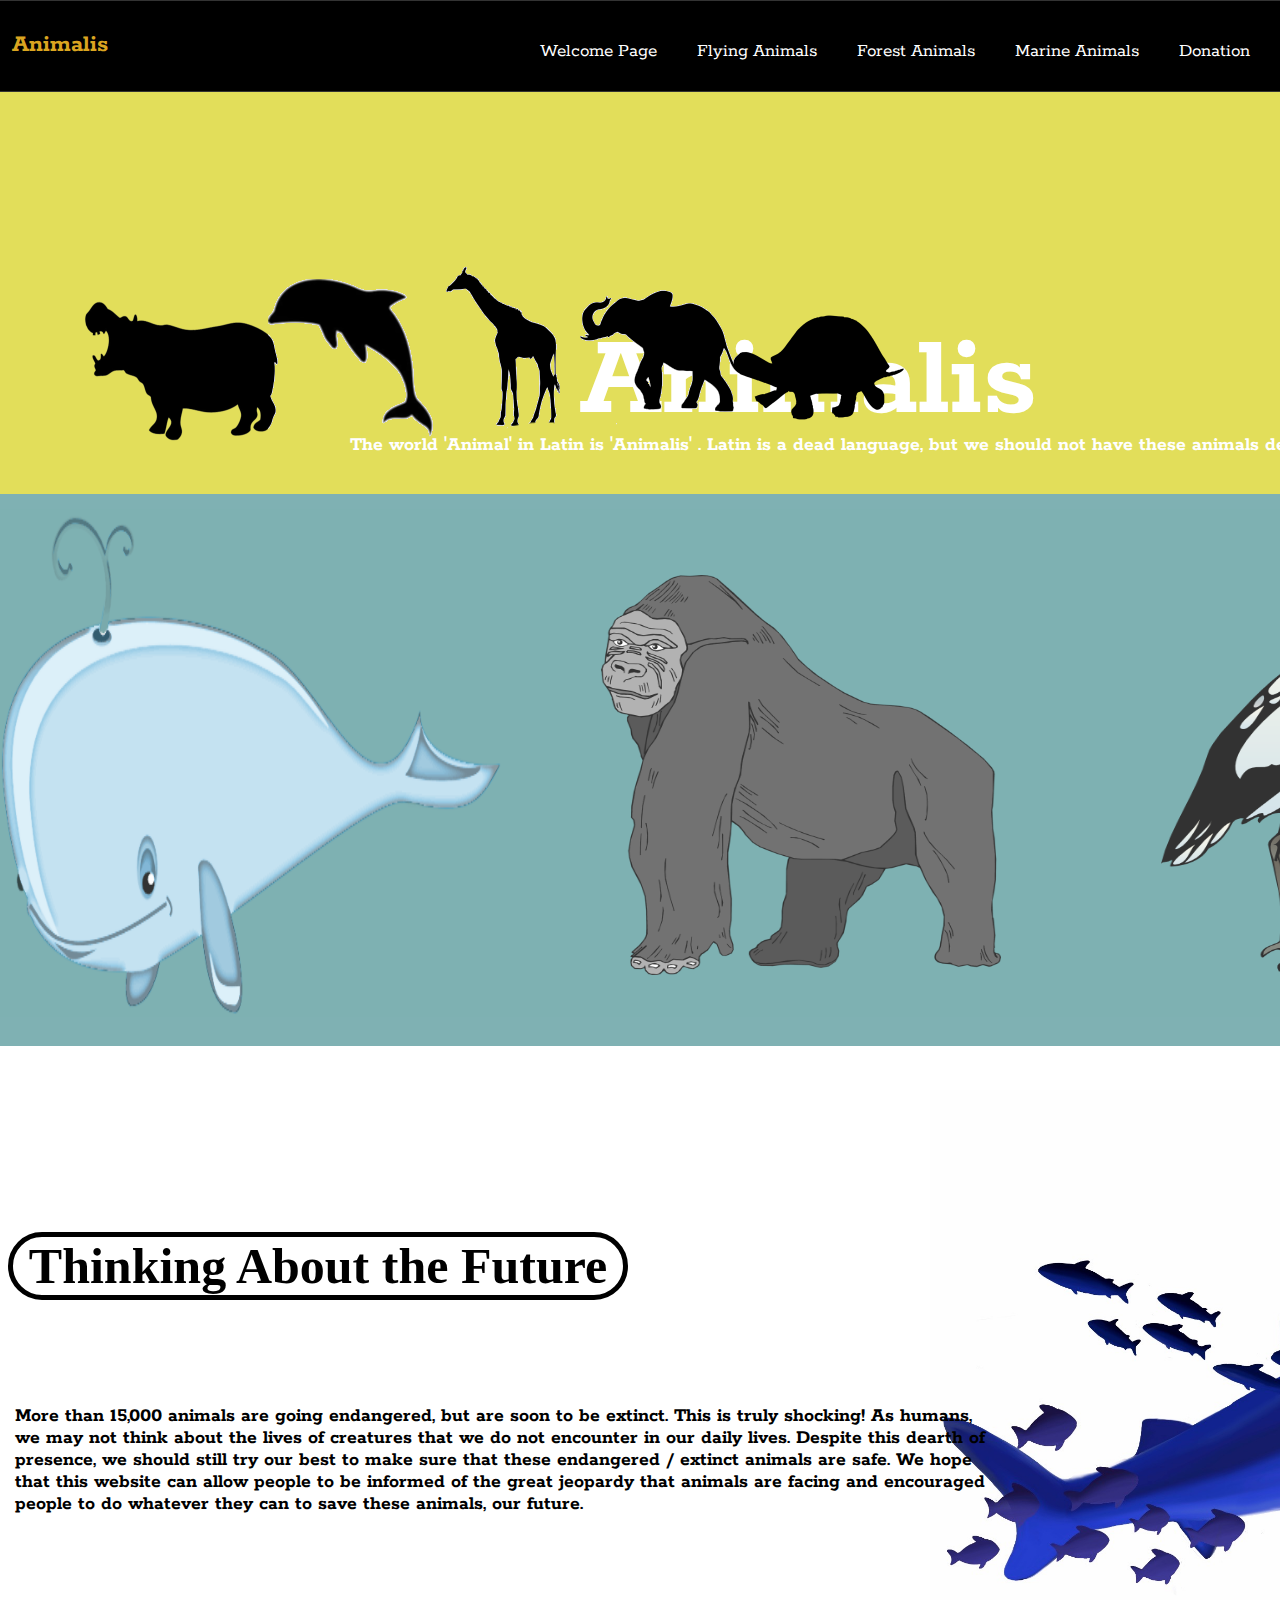
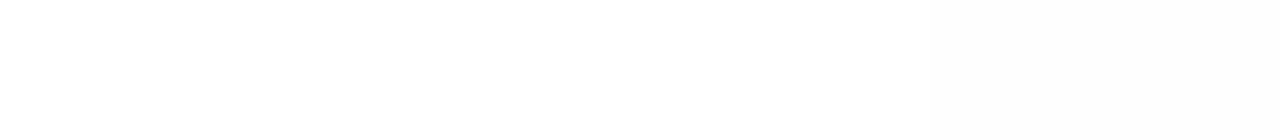
<file: index.html>
<!DOCTYPE html>
<html>
	<head>
		<title>
			Welcome Page
		</title>
		<link rel="stylesheet" type = "text/css" href="index.css">
		<meta name="author" content="Zaina Walker-Bey">
		<style>
			@import url('https://fonts.googleapis.com/css?family=Rokkitt');
		</style>
		<style>
			@import url('https://fonts.googleapis.com/css?family=Lobster|Rokkitt');
		</style>
	</head>
	<header> 

		<!-- this is the header where people can click the links to the other pages  -->
		<div id="menubar">


			<nav>
				<h1>
					Animalis </h1>
				<ul>
					<li><a href="index.html">Welcome Page</a></li>
					<li><a href="Air.html">Flying Animals</a></li>
					<li><a href="Forest.html">Forest Animals</a></li>
					<li><a href="competiton.html">Marine Animals</a></li>
					<li><a href="Donation.html">Donation</a></li>
					<!-- this is the header where people can click the links to the other pages  -->
				</ul>

			</nav>
		</div>
	</header>
	<body>
		<div class=silosilo>
			<img src=jgfs.png>

		</div>
		<div id="heading">
			<h1>Animalis</h1>
			<h3>The world 'Animal' in Latin is 'Animalis' . Latin is a dead language, but we should not have these animals dead!  </h3> <!-- this is the heading +moto -->
		</div>

		<div id="background">

			<div id="whale">
				<img src="whale.png"width="500" height="500">

				<ul><h1>Blue Whale: Endangered</h1>

					<p>"Because of their large size and supply of blubber blue whales were an extremely popular species to hunt and whalers would sell their blubber and body parts to suppliers who made various materials out of it."</p></ul>
				<!--a fact  -->
				<!--whale from: http://www.stickpng.com/assets/images/58ac47d6f86c9c2eea74c4f0.png -->
			</div>


			<div id="gorilla">
				<img src="gorilla.png"width="400" height="400">

				<ul><h1>Gorilla: Endangered</h1>

					<p>"The primarily main cause of gorillas’ extinction resulting from forest clearance and degradation, as the region’s population growth is at high rate." </p></ul>
				<!--a fact  -->
				<!--gorilla from: https://cognigen-cellular.com/images/ape-clipart-outline-11.png  -->

			</div>


			<div id="lbis">
				<img src="lbis.png"width="400" height="400">
				<ul><h1>Giant lbis: Endangered</h1>

					<p> "It has been classified as critically endangeredbased on the likelihood of continuing decline, predominately due to the effects of human disturbance and hunting."   </p></ul>

				<!--a fact  -->
				<!--lbis from:http://clipart-library.com/image_gallery/257913.png  -->			
			</div>


		</div>








		<div id="shark">
			<img src="shark.JPG"width="650" height="650">
		</div>


		<!--a picture of a shark  -->






		<div id="goal">

			<h2>Thinking About the Future</h2>
			<p><b>More than 15,000 animals are going endangered, but are soon to be extinct. This is truly shocking! As humans,<br> we may not think about the lives of creatures that we do not encounter in our daily lives. Despite this dearth of<br> presence, we should still try our best to make sure that these endangered / extinct animals are safe. We hope<br> that this website can allow people to be informed of the great jeopardy that animals are facing and encouraged<br> people to do whatever they can to save these animals, our future. </b>
			</p>
		</div>
		<!-- our goal  -->
	</body>
</file>
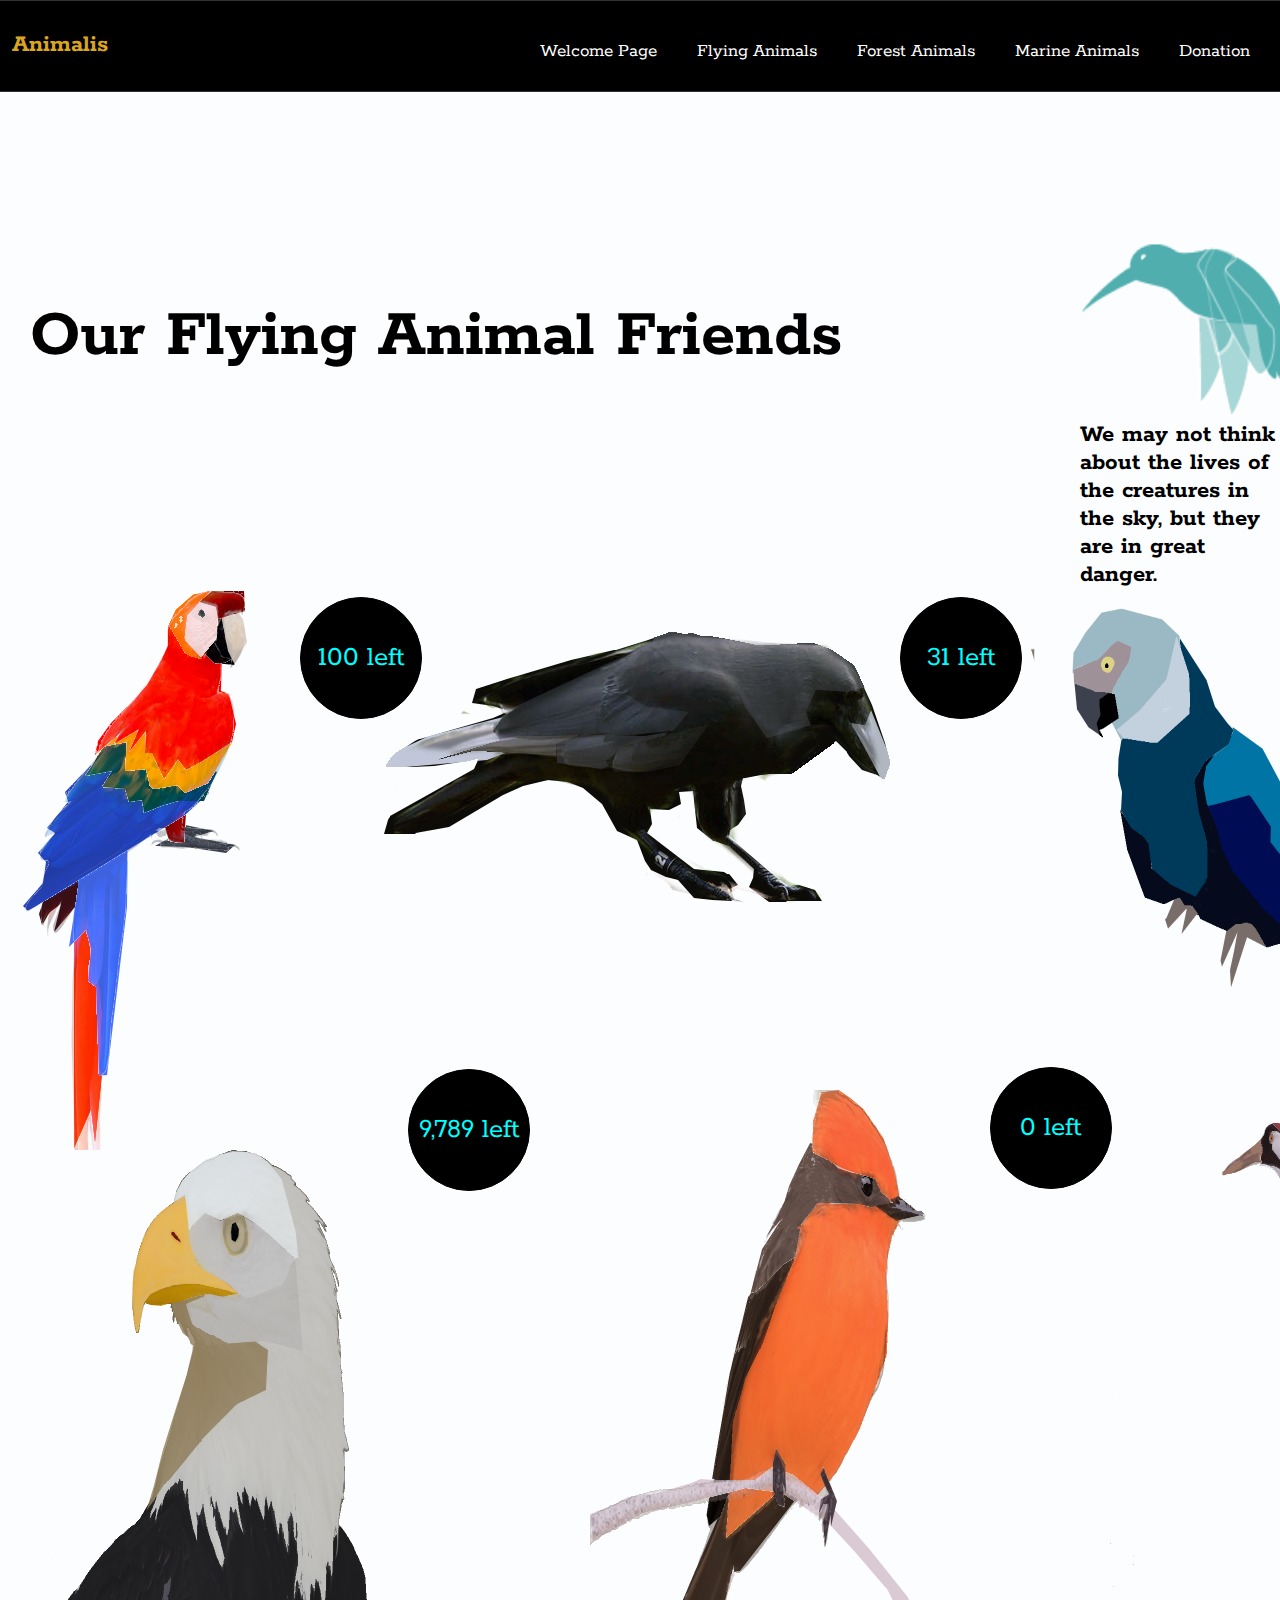
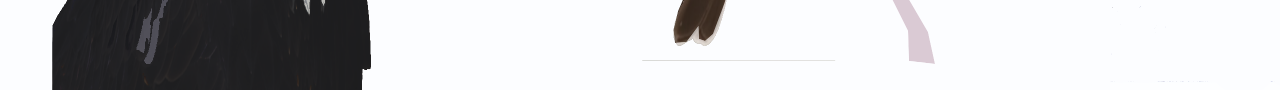
<file: Air.html>
<!DOCTYPE html>
<html>
	<head>
		<title>
			Air Animals
		</title>
		<link rel="stylesheet" type = "text/css" href="Air.css">
		<meta name="author" content="Zaina Walker-Bey">
		<style>
			@import url('https://fonts.googleapis.com/css?family=Rokkitt');
		</style>
		<style>
			@import url('https://fonts.googleapis.com/css?family=Lobster|Rokkitt');
		</style>
	</head>
	<header> <!-- links to google font  -->


		<div id="menubar">


			<nav>
				<h1>Animalis</h1>

				<ul>
					<li><a href="index.html">Welcome Page</a></li>
					<li><a href="Air.html">Flying Animals</a></li>
					<li><a href="Forest.html">Forest Animals</a></li>
					<li><a href="competiton.html">Marine Animals</a></li>
					<li><a href="Donation.html">Donation</a></li>
					<!-- this is the header where people can click the links to the other pages  -->
				</ul>


			</nav>
		</div>
	</header> <!-- this is the header where people can click the links to the other pages  -->
	<body>

		<div id="intro">
			<img src="bird.gif"s >
			<h1>Our Flying Animal Friends</h1>
			<h2>We may not think about the lives of the creatures in the sky, but they are in great danger.</h2>
		</div>






		<div id="hawiian">
			<img src="hawaiiancrow.png">

			<ul>Hawaiian Crow
				<br><li>Scientific Name: Corvus hawaiiensis
				</li>
				<li>Status: Endangered  </li>

				<li>Average Weight: 1.1 lb</li>

			</ul>



			<p>31 left</p>

		</div>
		<div id="parrot">
			<img src="parrot.png">
			<ul>Parrot<br><li>Scientific Name: Psittaciformes
				</li>
				<li>Status: Endangered  </li>

				<li>Average Weight: 4.4 lb</li>
			</ul>


			<p>100 left</p> 

		</div>
		<!-- facts of parrot  -->
		<div id="spix">
			<img src="spix.png"width="500"height="400">
			<ul>Spix’s Macaw<br><li>Scientific Name:  Cyanopsitta spixii</li>
				<li>Status: Extinct
				</li>
				<li>Average Weight: 360 g</li>

			</ul>

			<p>0 left</p>

		</div>
		<!-- facts of spix  -->
		<div id="cebu">
			<h3> Cebu </h3>
			<p>90</p>

		</div>	<!-- facts of cebu  -->





		<div id="eagle">


			<img src="eagle.png" width="500"height="600">
			<ul> <!-- facts of eagle  -->

				Bald Eagle

				<br><li>Scientific Name: Haliaeetus leucocephalus</li>
				<li>Status: Endangered </li>

				<li>Average Weight: 6.6 – 14 lbs</li>
				<p>9,789 left</p>

			</ul>

		</div>

		<div id="catcher">
			<p>0 left</p>

			<img src="flycatcher.png" width="500"height="600">
			<ul>
				Least Vermilion Flycatcher

				<br><li>Scientific Name:  Pyrocephalus obscuruss</li>
				<li>Status: Extinct </li>

				<li>Average Weight: 14 g</li>

			</ul>

		</div>
		<!-- facts of flycatcher  -->


		<div id="crane">
			<p>101 left</p>

			<img src="WhoopingCrane.png" width="500"height="600">
			<ul>
				Whooping crane 

				<br><li>Scientific Name:  Grus americanas</li>
				<li>Status: Endangered  </li>

				<li>Average Weight: 9.9 – 19 lbs </li>

			</ul>

		</div>
		<!-- facts of crane  -->




	</body>


</html>
</file>
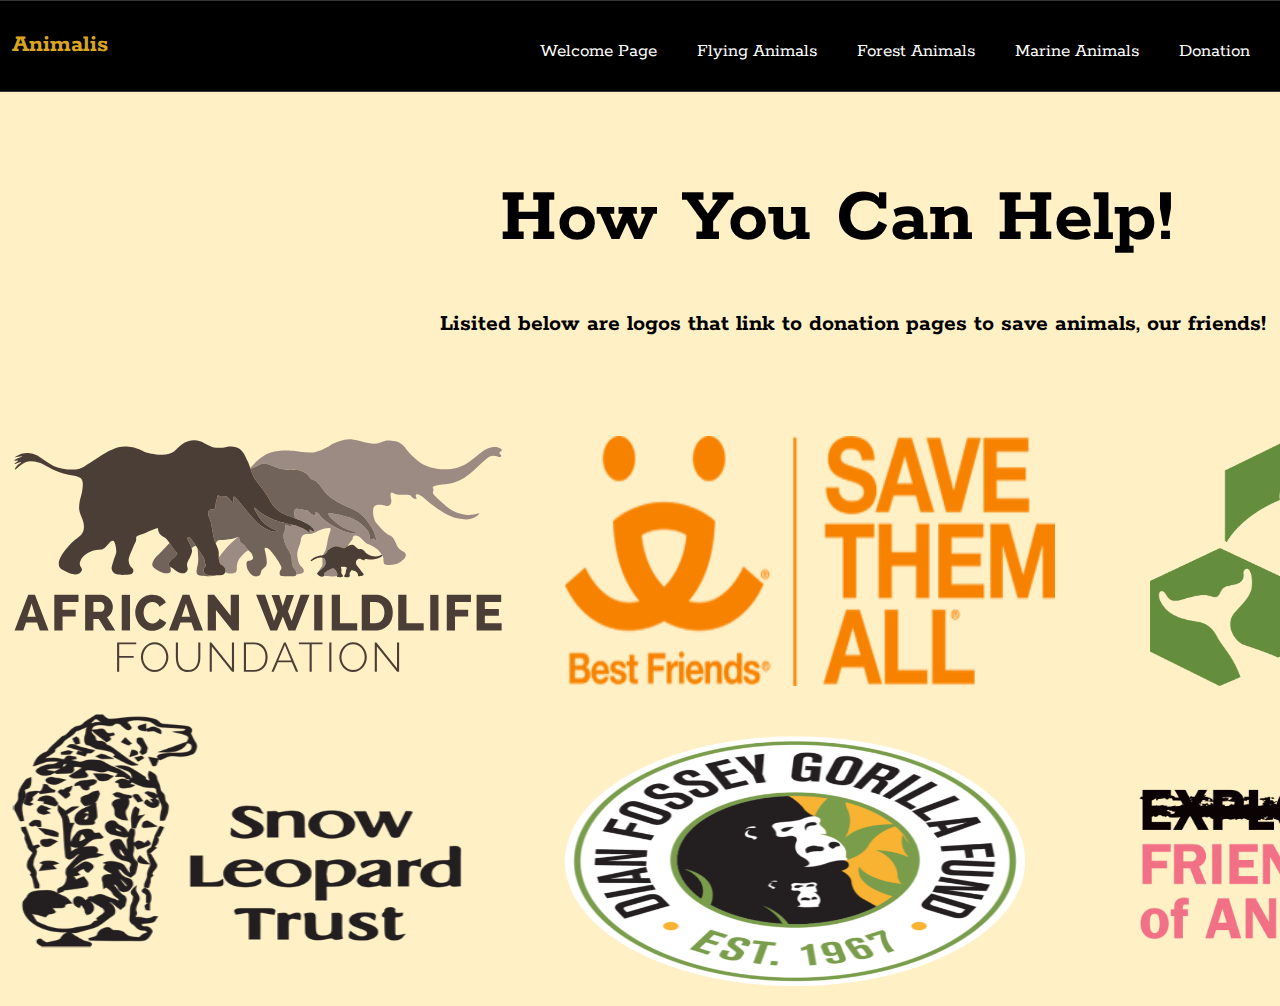
<file: Donation.html>
<!DOCTYPE html>
<html>
	<head>
		<title>
			Donation Page
		</title>
		<link rel="stylesheet" type = "text/css" href="Donation.css">
		<meta name="author" content="Zaina Walker-Bey">
		<style>
			@import url('https://fonts.googleapis.com/css?family=Rokkitt');
		</style>
		<style>
			@import url('https://fonts.googleapis.com/css?family=Lobster|Rokkitt');
		</style>
	</head>
	<header> 
		<!-- google fonts  -->

		<div id="menubar">


			<nav>
				<h1>
					Animalis </h1>
				<ul>
					<li><a href="index.html">Welcome Page</a></li>
					<li><a href="Air.html">Flying Animals</a></li>
					<li><a href="Forest.html">Forest Animals</a></li>
					<li><a href="competiton.html">Marine Animals</a></li>
					<li><a href="Donation.html">Donation</a></li>
					<!-- this is the header where people can click the links to the other pages  -->
				</ul>


			</nav>
		</div>
	</header> <!-- linked nav bar  -->
	<body>
		<div id="heading">
			<h1>How You Can Help!</h1>
			<h2>Lisited below are logos that link to donation pages to save animals, our friends!</h2>


		</div>
		<div id="AfricanWildLife">
			<p>
				<a href="https://www.awf.org/">
					<img src="logo.svg" width="500" height="500">
				</a>
			</p>
		</div>
		<!-- logo to above website  -->
		<div id="BestFriend">
			<p>
				<a href="https://bestfriends.org/">
					<img src="logo-bf-2017-2x.png" width="490" height="250">
				</a>
			</p>
		</div>
		<!-- logo to above website  -->
		<div id="AnimalWelfare">
			<p>
				<a href="https://awionline.org/">
					<img src="16_AWI%20Logo_Hexagons_G.png" width="290" height="250">
				</a>
			</p>
		</div>
		<!-- logo to above website  -->
		<div id="Snow">
			<p>
				<a href="https://www.snowleopard.org/">
					<img src="snow-leopard-trust-logo.webp" width="460" height="250">
				</a>
			</p>

		</div>
		<!-- logo to above website  -->
		<div id="Dian">
			<p>
				<a href="https://gorillafund.org/">
					<img src="Logo-450x450.png" width="460" height="250">
				</a>
			</p>

		</div>
		<!-- logo to above website  -->
		<div id="Friends">
			<p>
				<a href="https://friendsofanimals.org/">
					<img src="FOA-EXPLOITERS-%20SALMON-MASTER%20LOGO-RGB-49.png" width="460" height="250">
				</a>
			</p>

		</div>

		<!-- logo to above website  -->

	</body>
</html>
</file>
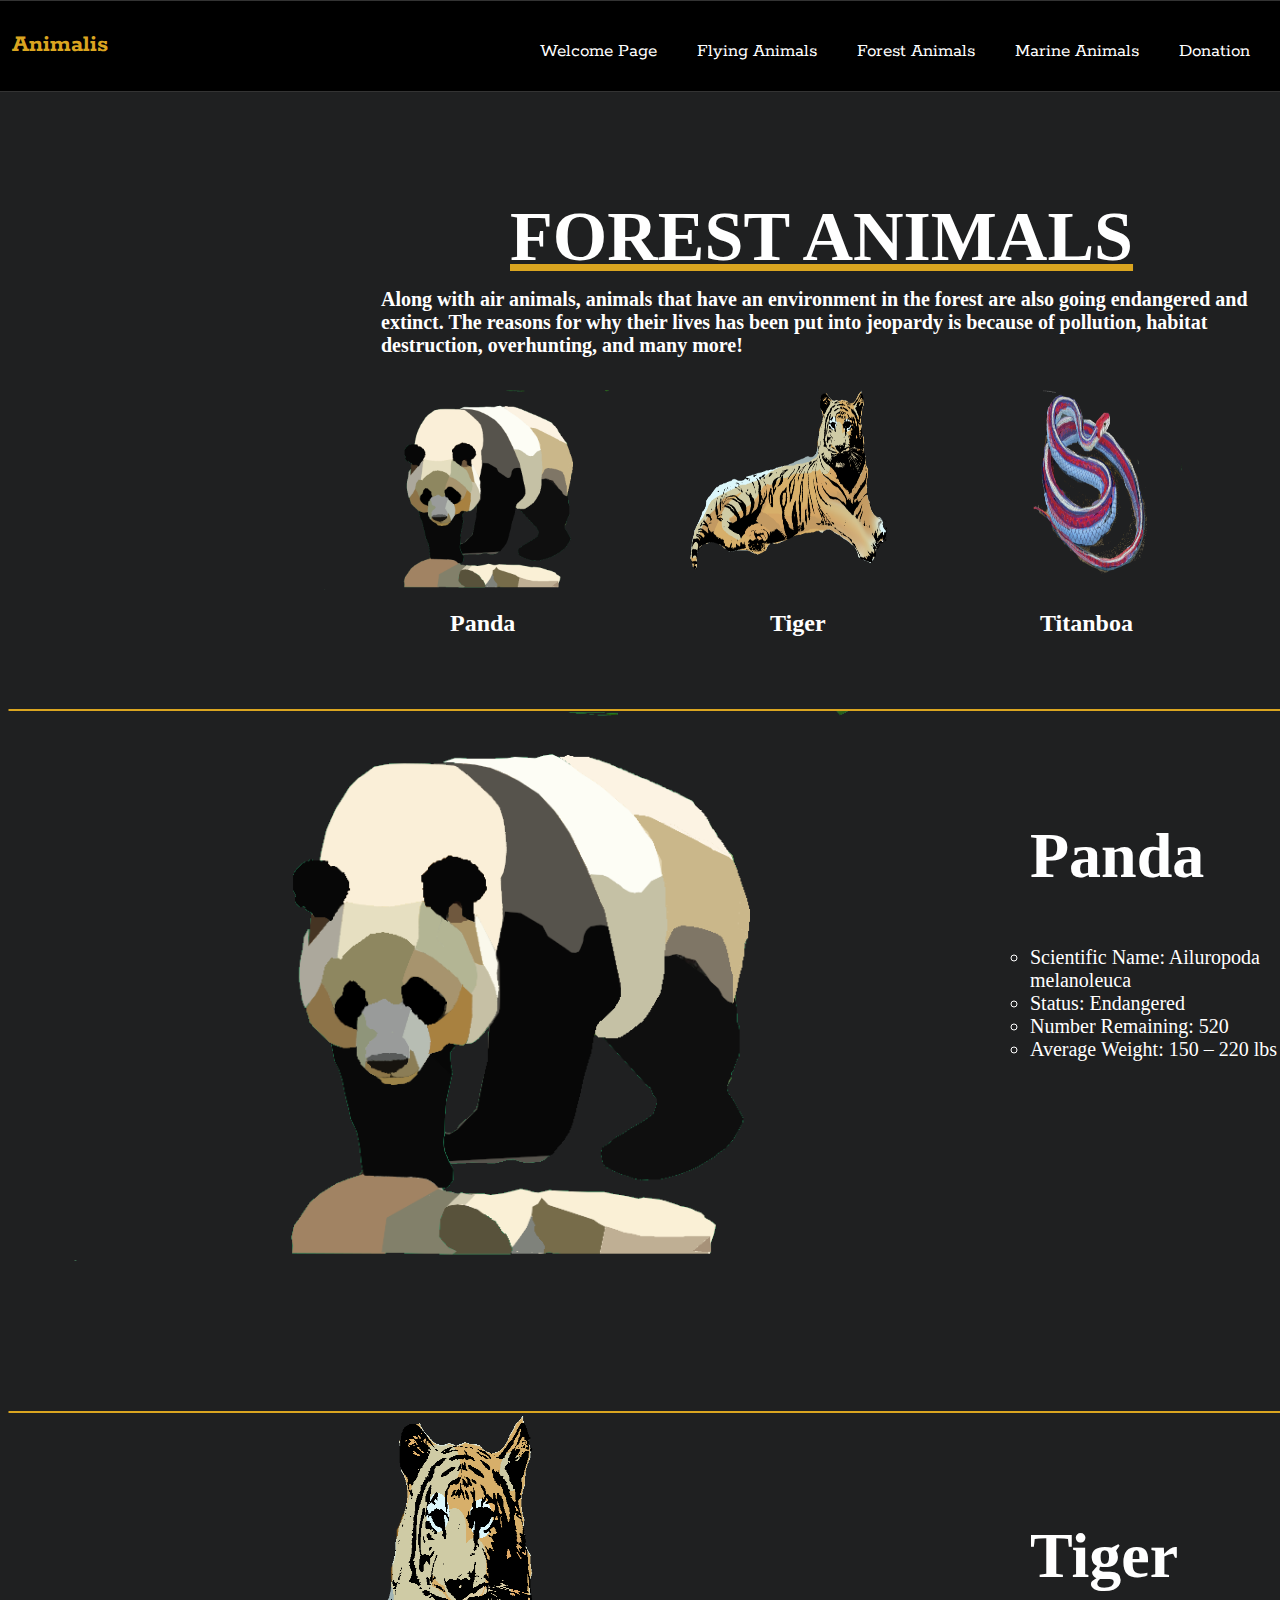
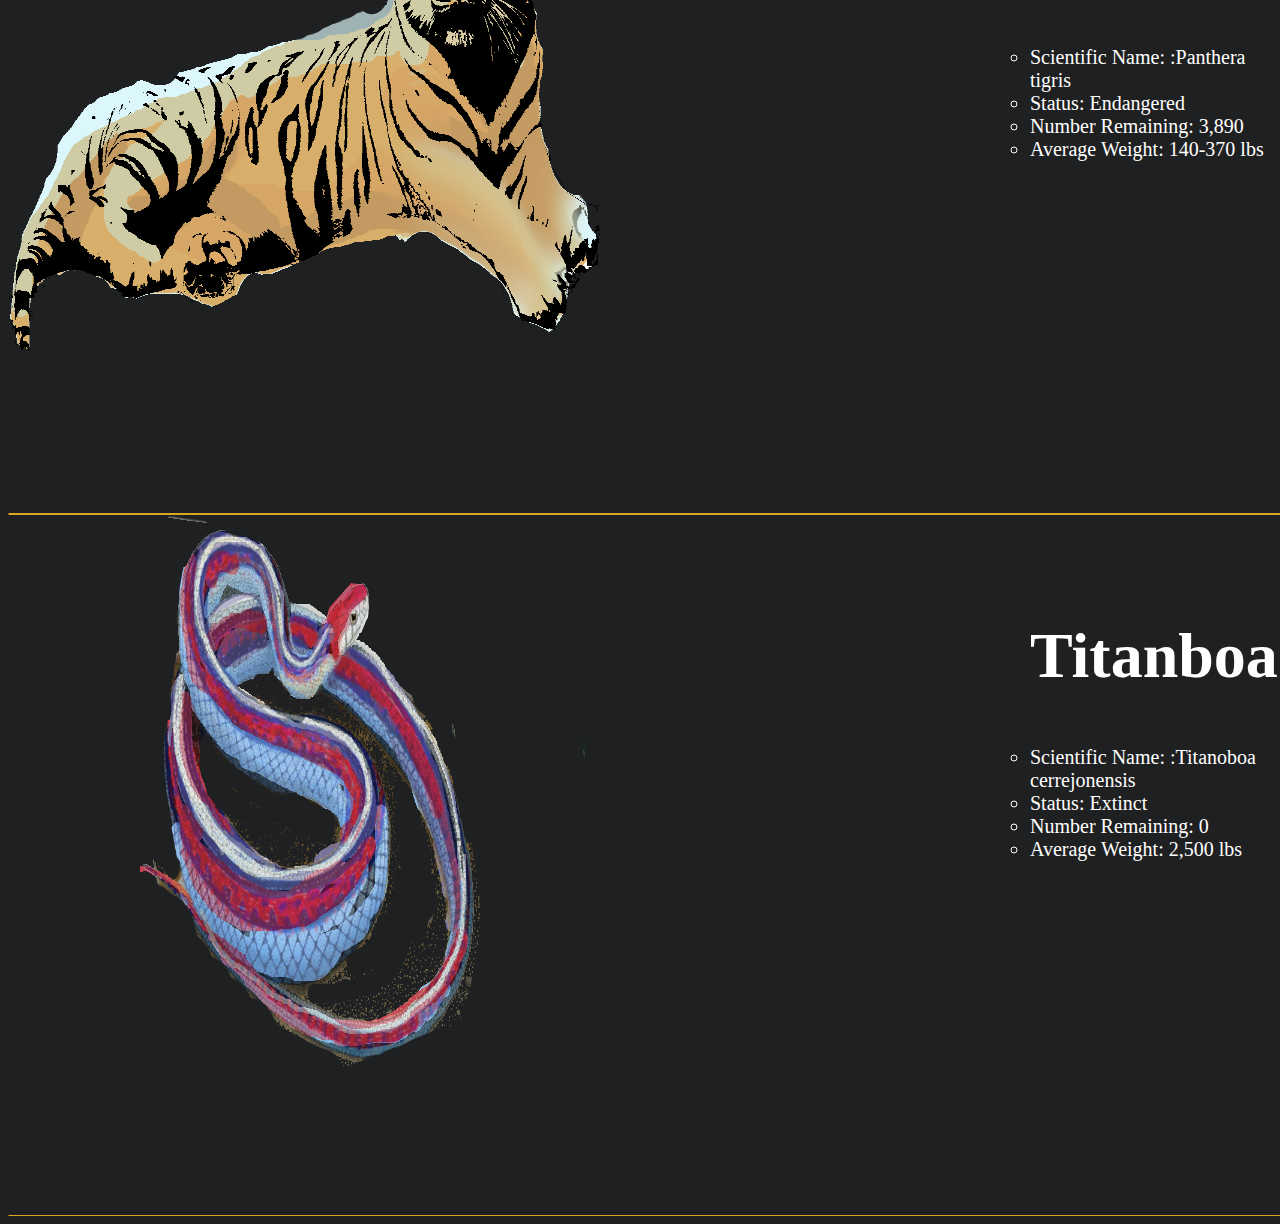
<file: Forest.html>
<!DOCTYPE html>
<html>
	<head>
		<title>
			Forest Animals
		</title>
		<link rel="stylesheet" type = "text/css" href="Forest.css">
		<meta name="author" content="Zaina Walker-Bey">
		<style>
			@import url('https://fonts.googleapis.com/css?family=Rokkitt');
		</style>
		<style>
			@import url('https://fonts.googleapis.com/css?family=Lobster|Rokkitt');
		</style>
	</head>
	<header> 
		<!-- google fonts  -->

		<div id="menubar">


			<nav>
				<h1>
					Animalis </h1>
				<ul>
					<li><a href="index.html">Welcome Page</a></li>
					<li><a href="Air.html">Flying Animals</a></li>
					<li><a href="Forest.html">Forest Animals</a></li>
					<li><a href="competiton.html">Marine Animals</a></li>
					<li><a href="Donation.html">Donation</a></li>
					<!-- this is the header where people can click the links to the other pages  -->
				</ul>


			</nav>
		</div>
	</header>
	<!-- nav bar links  -->
	<body>
		<div id="divider">
			<div id="heading">
				<h1>Forest Animals</h1>
				<h2>Along with air animals, animals that have an environment in the forest are also going endangered and extinct. The reasons for why their lives has been put into jeopardy is because of pollution, habitat destruction, overhunting, and many more!  </h2>

			</div>
			<!-- intro  -->
			<div id="panda">
				<img src="panda.png" width="1000" height="600">
				<h2>Panda</h2>

				<!-- panda picture  -->

			</div>
			<div id="tiger">
				<img src="tiger.png"width="200"height="200">
				<h2>Tiger</h2>
			</div> <!-- tiger picture  -->
			<div id="titan">
				<img src="snake.png"width="200"height="200">
				<h2>Titanboa</h2>
			</div> <!-- titanboa picture  -->

		</div>

		<div id="divider2"><div id="pandainfo">
			<img src="panda.png" width="950" height="550">
			<ul>

				<h2>Panda</h2>

				<li>Scientific Name:  Ailuropoda melanoleuca </li>
				<li>Status: Endangered  </li>
				<li>Number Remaining: 520 </li>
				<li>Average Weight: 150 – 220 lbs </li>
			</ul>
			<!-- panda facts  -->
			<iframe width="560" height="315" src="https://www.youtube.com/embed/G0uOVR6-Kuo" frameborder="0" allow="accelerometer; autoplay; encrypted-media; gyroscope; picture-in-picture" allowfullscreen></iframe>
			<!-- panda video  -->

			</div>
		</div>
		<div id="divider3">
			<div id="tigerinfo">
				<img src="tiger.png"width="600"height="600">

				<ul>

					<h2>Tiger</h2>

					<li>Scientific Name:  :Panthera tigris </li>
					<li>Status: Endangered  </li>
					<li>Number Remaining:  3,890</li>
					<li>Average Weight: 140-370 lbs </li>
				</ul>

				<iframe width="560" height="315" src="https://www.youtube.com/embed/aVHKAOr1wmo" frameborder="0" allow="accelerometer; autoplay; encrypted-media; gyroscope; picture-in-picture" allowfullscreen></iframe>

			</div>
			<!-- tiger picture and video  -->
		</div>
		<div id="divider4">
			<div id="titaninfo">
				<img src="snake.png"width="600"height="600">

				<ul>

					<h2>Titanboa</h2>

					<li>Scientific Name:  :Titanoboa cerrejonensis </li>
					<li>Status: Extinct  </li>
					<li>Number Remaining:  0</li>
					<li>Average Weight:  2,500 lbs </li>
				</ul>

				<iframe width="560" height="315" src="https://www.youtube.com/embed/mjfSXMIDdK8" frameborder="0" allow="accelerometer; autoplay; encrypted-media; gyroscope; picture-in-picture" allowfullscreen></iframe>

			</div>

		</div>

		<!-- titanboa facts and picture  -->




	</body>	

</html>
</file>
<file: index.css>
body{
	background-color:white;
	overflow-x: hidden;
	/*body of welcome page*/
} 


#menubar h1{

	color:goldenrod;
	top: 15%;
	left: 12px;

	position: absolute;

	bottom: 0;
	font-size: 25px;
	font-family: 'Rokkitt', serif;
	/*website name (left top)*/
}
#menubar ul{
	display:flex;
	float:right;
	padding-right:10px ;
	/*list spacing */


}
#menubar li{
	list-style:none;
	/*list style for pages*/
}
#menubar a{

	color:white;
	padding: 0 20px;
	text-decoration:none;
	text-transform:none;

	line-height: 68px;
	font-size: 19px;
	font-family: 'Rokkitt', serif;
	/*webpages links*/

}
#menubar a:hover{
	transition-duration: 3s;
	text-decoration: underline;
	/*underlines the linked webpages*/

}
#menubar nav{
	width:100%;
	height:90px;
	background: rgba(0,0,0,1);
	border-bottom: 1px solid rgba(255,255,255,.2);
	border-top: 1px solid rgba(255,255,255,.2);
	position:fixed;
	top:0px;
	left: 0px;
	z-index: 99;
	/*nav bar qualities*/
}
#heading h1{
	position: relative;
	left:580px;
	top: 142px;
	font-size: 120px;
	/*title in the middle of page*/

}
#heading h3{
	position: relative;
	left:350px;
	top: 45px;
	font-size: 20px;
	/*motto*/

}
#heading{
	border: 1px solid #e2de5a;
	width: 100vw;
	height: 401px;

	background-color: #e2de5a;
	background-image: url("https://www.transparenttextures.com/patterns/black-linen.png");
	/* texture backr=ground from https://www.transparenttextures.com/ */
	color: white;


	left: -9px;
	position: relative;
	top: 33px;
	font-family: 'Rokkitt', serif;
	z-index: -1;


} /*background for title plus motto*/

#whale img{
	position: absolute;
	top: 20px;
	left: 0px;
	/*image of whale*/
}

#whale{
	color: transparent;
	transition-duration: 1s;
	width: 250px;
	font-family: 'Rokkitt', serif;
	font-size: 20px;
	/*qualities of text*/
}

#whale ul{
	position: absolute;
	top: 95px;
	border: 1px solid transparent;
	width: 290px;
	/*facts plus title*/
}
#whale:hover{
	color:black;
	opacity: .9;

	transition-duration: 1s;
	/*changes opacity plus pops up text */
}

#gorilla img{
	position: absolute;
	top: 80px;
	left: 600px;
	/*image of gorilla*/
}
#gorilla{
	color: transparent;
	transition-duration: 1s;
	width: 250px;
	font-family: 'Rokkitt', serif;
	font-size: 20px;
	/*qualities of text*/
}
#gorilla ul{
	position: absolute;
	top: 90px;
	left: 650px;
	border: 1px solid transparent;
	width: 290px;
	/*facts plus title*/
}
#gorilla:hover{
	color:white;
	opacity: .7;
	/*changes opacity plus pops up text */
}
#lbis img{
	position: absolute;
	top: 90px;
	left: 1160px;
	/*image of lbis*/
}
#lbis{
	color: transparent;
	transition-duration: 1s;
	width: 250px;
	font-family: 'Rokkitt', serif;
	font-size: 20px;
	/*qualities of text*/
}
#lbis ul{
	position: absolute;
	top: 90px;
	border: 1px solid transparent;
	width: 290px;
	left: 1180px;
	/*facts plus title*/
}
#lbis:hover{
	color:red;
	opacity: .7;

	transition-duration: 1s;
	/*changes opacity plus pops up text */
}
#background{
	background-color:cadetblue;
	opacity: .8;
	top: 494px;
	left:0;
	border: 1px solid transparent;
	width: 100vw;
	height: 550px;
	position: absolute;
	z-index: -1;
	/*background for images*/
}
#goal h2{
	position: absolute;
	top: 1190px;
	font-size: 50px;
	border:5px solid black;
	border-radius: 100px;
	width: 610px;
	text-align: center;
	transition-duration: 1s;
	/*title for goal*/

}
#goal h2:hover{
	background-color: black;
	color: white;
	transition-duration: 1s;
	/*allows text and background to invert*/
}
#goal p{

	position: absolute;
	top: 1380px;
	font-size: 15px;
	left: 10px;.
	height:700px;
	word-wrap: break-word;
	border: 5px solid transparent;
	width: 990px;

	font-size: 20px;
	font-family: 'Rokkitt', serif;
	/*text that connects to title above it*/

}

#shark img{
	position: absolute;
	left:930px;
	top: 1090px;
	position: absolute;
	z-index: -1;
	transition: 1s;
	/*shark image*/
}
#shark img:hover{
	transform: rotate(-5deg);
	transition: 1s;
	/*allows shark to rotate*/
}
div.silosilo{
	
    animation: move 5s linear infinite;
	position: relative;
	bottom: -50px;
	height: 50px;
	
	
    
} /* The div where the fish is*/

@keyframes move{
	
    0%{
        transform:translate(2000px);
    }
    
    100%{
        transform: translate(0px);
    }
    100%{
        transform: translate(-500px);
    }
}
</file>
<file: Air.css>
body{
	background-color: #fcfdff;
background-image: url("https://www.transparenttextures.com/patterns/black-thread-light.png");
	overflow-x: hidden;
	width: 100vw;
	
/* texture backr=ground from https://www.transparenttextures.com/ */
	/*body of air page*/
}

#menubar h1{

	color:goldenrod;
	top: 15%;
	left: 12px;

	position: absolute;

	bottom: 0;
	font-size: 25px;
	font-family: 'Rokkitt', serif;
	/*website name (left top)*/
}
#menubar ul{
	display:flex;
	float:right;
	padding-right:10px ;
	/*list spacing */


}
#menubar li{
	list-style:none;
	/*list style for pages*/
}
#menubar a{

	color:white;
	padding: 0 20px;
	text-decoration:none;
	text-transform:none;

	line-height: 68px;
	font-size: 19px;
	font-family: 'Rokkitt', serif;
	/*webpages links*/

}
#menubar a:hover{
	transition-duration: 3s;
	text-decoration: underline;
	/*underlines the linked webpages*/

}
#menubar nav{
	width:100%;
	height:90px;
	background: rgba(0,0,0,1);
	border-bottom: 1px solid rgba(255,255,255,.2);
	border-top: 1px solid rgba(255,255,255,.2);
	position:fixed;
	top:0px;
	left: 0px;
	z-index: 99;
	/*nav bar qualities*/
}






#intro h1{
	z-index: -1;
	color: black;
	position: absolute;
	top: 250px;
	left: 30px;
	font-size: 70px;
	font-family: 'Rokkitt', serif;

}

#intro h2{
	z-index: -1;
	position: absolute;
	top: 400px;
	left: 1080px;
	font-size: 25px;
	font-family: 'Rokkitt', serif;
}

#intro img{
	position:absolute;
	top: 0px;
	left: 900px;
	border: 1px solid transparent;
	width: 600px;
	height: 490px;
	z-index: -1;
}






#eagle img{
	position: absolute;
	top: 1090px;
	z-index: -1;
}

#eagle h1{
position: absolute;
top:2px;
font-size: 30px;	
font-family: 'Rokkitt', serif;
	

}

#eagle ul{
position: absolute;
top:1300px;
	width: 450px;
	font-size: 30px;
	z-index: -1;

}
#eagle{
	color:transparent;
	transition-duration: 1s;
	width: 50px;
}
#eagle:hover{
	color: black;
	opacity: .8;
	font-weight: bold;
	font-size: 30px;
	transition-duration: 1s;
}
#eagle li{
	
	font-family: 'Rokkitt', serif;
	font-size: 20px;
	
}

#eagle p{

	top: -290px;
	left: 400px;
	color: aqua;
	position:absolute;
	z-index: -1;
	text-align: center;
	font-size: 29px;
	line-height: 120px;
	transition-duration: 1s;
	background-color: black;
	display:inline-block;	
	border: 1px solid black;	
	height: 120px;
	width: 120px;
	display:inline-block;
	border-radius: 50%;
	font-family: 'Rokkitt', serif;
}



#catcher img{
	position: absolute;
	top: 1090px;
	left: 590px;
	z-index: -1;
}

#catcher h1{
position: absolute;
top:2px;
font-size: 30px;
font-family: 'Rokkitt', serif;
	

}

#catcher ul{
position: absolute;
top:1300px;
width: 450px;
left: 590px;
	font-size: 30px;
	

}
#catcher{
	color:transparent;
		transition-duration: 1s;
	width: 50px;
}
#catcher:hover{
	color: black;
	opacity: .8;
	font-weight: bold;
	font-size: 30px;
	transition-duration: 1s;
	cursor: pointer;
}
#catcher li{
	
	font-family: 'Rokkitt', serif;
	font-size: 20px;
	
}


#catcher p{

	top: 1038px;
	left: 990px;
	color: aqua;
	position:absolute;
	z-index: -1;
	text-align: center;
	font-size: 29px;
	line-height: 120px;
	transition-duration: 1s;
	background-color: black;
	display:inline-block;	
	border: 1px solid black;	
	height: 120px;
	width: 120px;
	display:inline-block;
	border-radius: 50%;
	font-family: 'Rokkitt', serif;
}


#crane img{
	position: absolute;
	top: 1090px;
	left: 1110px;
	z-index: -1;
}

#crane h1{
position: absolute;
top:2px;
font-size: 30px;
font-family: 'Rokkitt', serif;
	color: pink;

}

#crane ul{
position: absolute;
top:1300px;
width: 450px;
left: 1190px;
	font-size: 30px;
	

}
#crane{
	color: transparent;
		transition-duration: 1s;
	width: 50px;
}
#crane:hover{
	color: black;
	opacity: .8;
	font-weight: bold;
	font-size: 30px;
	transition-duration: 1s;
	cursor: pointer;
}
#crane li{
	
	font-family: 'Rokkitt', serif;
	font-size: 20px;
	
}

#crane p{

	top: 1038px;
	left: 1400px;
	color:aqua;
	position:absolute;
	z-index: -1;
	text-align: center;
	font-size: 29px;
	line-height: 120px;
	transition-duration: 1s;
	background-color: black;
	display:inline-block;	
	border: 1px solid black;	
	height: 120px;
	width: 120px;
	display:inline-block;
	border-radius: 50%;
	font-family: 'Rokkitt', serif;
}




#parrot img{
	position: absolute;
	top: 550px;
	left: -290px;
	z-index: -1;
	width: 
	
}

#parrot h1{
position: absolute;
top:2px;
font-size: 30px;
font-family: 'Rokkitt', serif;
	color: pink;
	z-index: -1;

}

#parrot ul{
position: absolute;
top:590px;
width: 200px;
height: 100px;	
left: 20px;
z-index: -1;
font-size: 30px;
	

}
#parrot{
	color: transparent;
	transition-duration: 1s;
	width: 0px;
	z-index: -1;
	height: 0px;
	
}
#parrot:hover{
	color: black;
	opacity: .8;
	font-weight: bold;
	font-size: 30px;
	transition-duration: 1s;
	cursor: pointer;
	z-index: -1;
}
#parrot li{
	
	font-family: 'Rokkitt', serif;
	font-size: 20px;
	z-index: -1;
	
}

#parrot p{
	
	top: 568px;
	left: 300px;
	color:aqua;
	position:absolute;
	z-index: -1;
	text-align: center;
	font-size: 29px;
	line-height: 120px;
	transition-duration: 1s;
	background-color: black;
	display:inline-block;	
	border: 1px solid black;	
	height: 120px;
	width: 120px;
	display:inline-block;
	border-radius: 50%;
	font-family: 'Rokkitt', serif;
}




#hawiian img{
	position: absolute;
	top: 400px;
	left: 190px;
	z-index: -1;
}

#hawiian h1{
position: absolute;
top:2px;
font-size: 30px;
font-family: 'Rokkitt', serif;
	color: pink;

}

#hawiian ul{
position: absolute;
top:630px;
width: 450px;
left: 520px;
	font-size: 30px;
	

}
#hawiian{
	color:transparent;
	transition-duration: 1s;
	width: 50px;
}
#hawiian:hover{
	color:white;
	opacity: .8;
	font-weight: bold;
	font-size: 30px;
	transition-duration: 1s;
	cursor: pointer;
}
#hawiian li{
	
	font-family: 'Rokkitt', serif;
	font-size: 20px;
	
}

#hawiian p{

	top: 568px;
	left: 900px;
	color:aqua;
	position:absolute;
	z-index: -1;
	text-align: center;
	font-size: 29px;
	line-height: 120px;
	transition-duration: 1s;
	background-color: black;
	display:inline-block;	
	border: 1px solid black;	
	height: 120px;
	width: 120px;
	display:inline-block;
	border-radius: 50%;
	font-family: 'Rokkitt', serif;
}



#spix img{
	position: absolute;
	top: 600px;
	left: 1010px;
	z-index: -1;
}

#spix h1{
position: absolute;
top:2px;
font-size: 30px;
font-family: 'Rokkitt', serif;
color: pink;

}

#spix ul{
position: absolute;
top:700px;
width: 450px;
left: 1050px;
font-size: 30px;
	

}
#spix{
	color: transparent;
		transition-duration: 1s;
	width: 50px;
}
#spix:hover{
	color: black;
	opacity: .8;
	font-weight: bold;
	font-size: 30px;
	transition-duration: 1s;
	cursor: pointer;
}
#spix li{
	
	font-family: 'Rokkitt', serif;
	font-size: 20px;
	
}

#spix p{

	top: 568px;
	left: 1400px;
	color:aqua;
	position:absolute;
	z-index: -1;
	text-align: center;
	font-size: 29px;
	line-height: 120px;
	transition-duration: 1s;
	background-color: black;
	display:inline-block;	
	border: 1px solid black;	
	height: 120px;
	width: 120px;
	display:inline-block;
	border-radius: 50%;
	font-family: 'Rokkitt', serif;
}
</file>
<file: Donation.css>
body{
	background-color: #fff0c6;
	background-image: url("https://www.transparenttextures.com/patterns/batthern.png");
	/* This is mostly intended for prototyping; please download the pattern and re-host for production environments. Thank you! */


}
#menubar h1{

	color:goldenrod;
	top: 15%;


	position: absolute;
	left: 12px;
	bottom: 0;
	font-size: 25px;
	font-family: 'Rokkitt', serif;
	/*website name (left top)*/

}
#menubar ul{
	display:flex;
	float:right;
	padding-right:10px ;
/*list spacing */

}
#menubar li{
	list-style:none;
	/*list style for pages*/
}
#menubar a{

	color:white;
	padding: 0 20px;
	text-decoration:none;
	text-transform:none;

	line-height: 68px;
	font-size: 19px;
	font-family: 'Rokkitt', serif;
/*webpages links*/
}
#menubar a:hover{
	transition-duration: 3s;
	text-decoration: underline;
	/*underlines the linked webpages*/
}
#menubar nav{
	width:100%;
	height:90px;
	background: rgba(0,0,0,1);
	border-bottom: 1px solid rgba(255,255,255,.2);
	border-top: 1px solid rgba(255,255,255,.2);
	position:fixed;
	top:0px;
	left: 0px;
		/*nav bar qualities*/
}
#heading h1{
	font-family: 'Rokkitt', serif;
	font-size: 5em;
	position: absolute;
	top: 120px;
	left:500px;
	z-index: -1;
	/*title in the middle of page*/

}
#heading h2{
	position: absolute;
	top: 290px;	
	font-family: 'Rokkitt', serif;
	z-index: -1;
	left:440px;
/*mini description*/
}
#AfricanWildLife{
	position: absolute;
	top: 290px;	
	/*AfricanWildLife logo + link*/
}
#BestFriend{
	position: absolute;
	top: 420px;
	left: 565px;
	/*BestFriend logo + link*/
}

#AnimalWelfare{
	position: absolute;
	top: 420px;
	left: 1150px;
	/*AnimalWelfare logo + link*/
}
#Snow{
	position: absolute;
	top: 690px;
/*Snow Leopard Trust logo + link*/
}

#Dian{
	position: absolute;
	top: 720px;
	left: 565px;
	/*Dian Fossey Trust logo + link*/
}

#Friends{
	position: absolute;
	top: 720px;
	left: 1100px;
	/*Friends of AnimalsTrust logo + link*/
}
</file>
<file: Forest.css>
body{
	background-color: #1f2021;
	background-image: url("https://www.transparenttextures.com/patterns/3px-tile.png");
	/* texture backr=ground from https://www.transparenttextures.com/ */
	/*body of welcome page*/
	overflow-x: hidden;
}
#menubar h1{

	color:goldenrod;
	top: 15%;

	left: 12px;
	position: absolute;

	bottom: 0;
	font-size: 25px;
	font-family: 'Rokkitt', serif;
	/*website name (left top)*/
}

#menubar ul{
	display:flex;
	float:right;
	padding-right:10px ;
	/*list spacing */

}
#menubar li{
	list-style:none;
	/*list style for pages*/
}
#menubar a{

	color:white;
	padding: 0 20px;
	text-decoration:none;
	text-transform:none;

	line-height: 68px;
	font-size: 19px;
	font-family: 'Rokkitt', serif;
	/*webpages links*/

}
#menubar a:hover{
	transition-duration: 3s;
	text-decoration: underline;
	/*underlines the linked webpages*/
}
#menubar nav{
	width:100%;
	height:90px;
	background: rgba(0,0,0,1);
	border-bottom: 1px solid rgba(255,255,255,.2);
	border-top: 1px solid rgba(255,255,255,.2);
	position:fixed;
	top:0px;
	left: 0px;
	z-index: 99;
	/*nav bar qualities*/
}

#divider{
	border: 1px solid goldenrod;
	width: 1566px;
	border-right-color: transparent;
	border-left-color: transparent;

	height: 700px;
}
/*golden divider*/
#heading h1{
	color: black;
	position: absolute;
	top: 150px;
	left: 510px;
	text-transform: uppercase;
	color: white;
	font-size: 70px;
	z-index: -1;
	text-decoration:underline;
	text-decoration-color: goldenrod
		/*title in the middle of page*/
}
#heading h2{
	position: absolute;
	top: 270px;
	left: 380px;
	border: 1px solid transparent;
	width: 900px;
	color: white;
	z-index: -1;
	font-size: 20px;
	/*mini description*/
}
#panda img{
	position: absolute;
	left:300px;
	top:390px;
	z-index: 0;
	width: 350px;
	height:200px;
	z-index: -1;
	/*panda image*/
}




#tiger img{
	position: absolute;
	left:690px;
	top:390px;
	z-index: -1;
	/*tiger image*/
}
#titan img{
	position: absolute;
	left:990px;
	top:390px;
	z-index: -1;
	/*titanboa image*/
}
#panda h2{
	position: absolute;
	left:450px;
	top:590px;
	z-index: -1;
	color: white;
	/*name of above image*/
}
#tiger h2{
	position: absolute;
	left:770px;
	top:590px;
	z-index: -1;
	color: white;
	/*name of above image*/
}
#titan h2{

	position: absolute;
	left:1040px;
	top:590px;
	z-index: -1;
	color: white;
	/*name of above image*/
}
#pandainfo img{

	left:10px;
	position: inherit;
	transition-duration: 1s;

	/*larger image of panda*/

}
#pandainfo img:hover{
	cursor: pointer;
	width: 1050px;
	height:650px;
	transition-duration: 1s;
	opacity:.5;
	/*enlargens image of panda*/
}
#pandainfo h2{
	font-size: 4em;
	z-index: -1;
	/*title of left image*/
}

#pandainfo li{
	font-size: 20px;
	z-index: -1;
	/*lisited information*/
}

#pandainfo ul{
	position: absolute;
	list-style:circle;
	left:990px;
	top: 750px;
	color: white;
	z-index: -1;
	/* whole lisited information*/
}
#pandainfo iframe{
	position: absolute;
	left:990px;
	top: 1080px;
	z-index: -1;
	/*panda video*/

}
#divider2{
	border: 1px solid goldenrod;
	width: 1566px;
	border-right-color: transparent;
	border-left-color: transparent;
	transition-duration: 1s;
	height: 700px;
	width: 100vw;
	z-index: -1;
	/*2nd gold divider*/
}

#divider2:hover{
	background-color:deepskyblue;
	opacity: .5;
	left: 0;
	width: 100vw;
	transition-duration: 1s;
	z-index: -1;
	/*changes color of background for panda*/
}

#tigerinfo img{
	position: inherit;
	left:10px;
	top:1500px;	
	transition-duration: 1s;
	/*enlarged image of tiger*/
}

#tigerinfo img:hover{
	cursor: pointer;
	width: 650px;
	height:650px;
	transition-duration: 1s;
	opacity: .5;
	/*enlargens image of tiger*/
}
#tigerinfo h2{
	font-size: 4em;
	z-index: -1;
	/*title of left image*/
}

#tigerinfo li{
	font-size: 20px;
	/*lisited information*/
}

#tigerinfo ul{
	position: absolute;
	list-style:circle;
	left:990px;
	top: 1450px;
	color: white;
	z-index: -1;
	/* whole lisited information*/
}

#tigerinfo iframe{
	position: absolute;
	left:990px;
	top: 1780px;
	z-index: -1;
	/*tiger video*/
}  

#divider3{
	border: 1px solid goldenrod;
	width: 1566px;
	border-right-color: transparent;
	border-left-color: transparent;
	transition-duration: 1s;
	height: 700px;
	width: 100vw;
	/*3rd gold divider*/
}

#divider3:hover{
	background-color:green;
	opacity: .5;
	transition-duration: 1s;
	/*changes color of background for tiger*/

}

#titaninfo img{
	position: inherit;
	left:10px;
	top:2220px;
	transition-duration: 1s;
	/*enlarged image of tiger*/

}

#titaninfo img:hover{
	cursor: pointer;
	width: 650px;
	height:650px;
	transition-duration: 1s;

	opacity: .5;
	/*enlargens image of tiger*/
}
#titaninfo h2{
	font-size: 4em;
	z-index: -1;
	/*title of left image*/
}

#titaninfo li{
	font-size: 20px;
	z-index: -1;
	/*lisited information*/
}

#titaninfo ul{
	position: absolute;
	list-style:circle;
	left:990px;
	top: 2150px;
	color: white;
	/* whole lisited information*/
}

#titaninfo iframe{
	position: absolute;
	left:990px;
	top: 2480px;
	/*titanboa video*/
}

#divider4{
	border: 1px solid goldenrod;
	width: 1566px;
	border-right-color: transparent;
	border-left-color: transparent;
	transition-duration: 1s;
	height: 700px;
	width: 100vw;
	/*4th gold divider*/
}

#divider4:hover{
	background-color:hotpink;
	opacity: .5;
	transition-duration: 1s;
	/*changes color of background for snake*/

}
</file>
